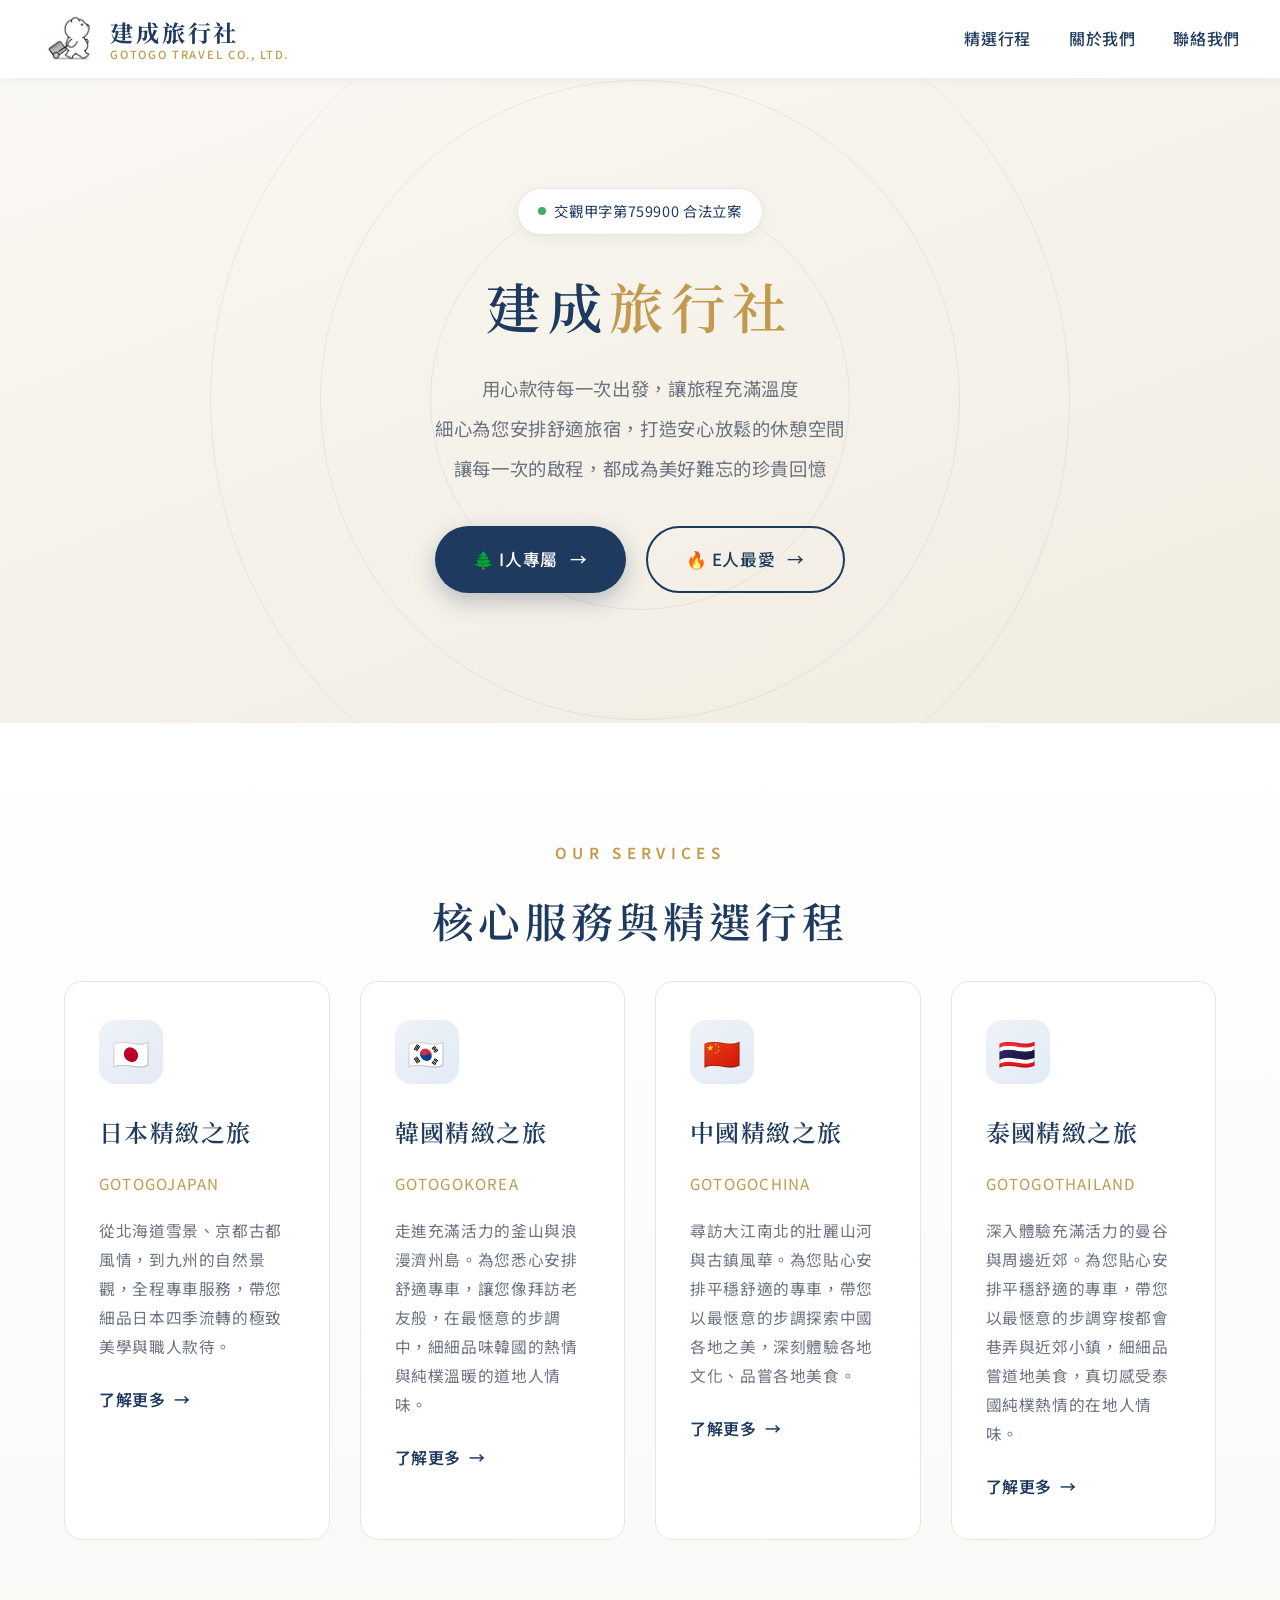
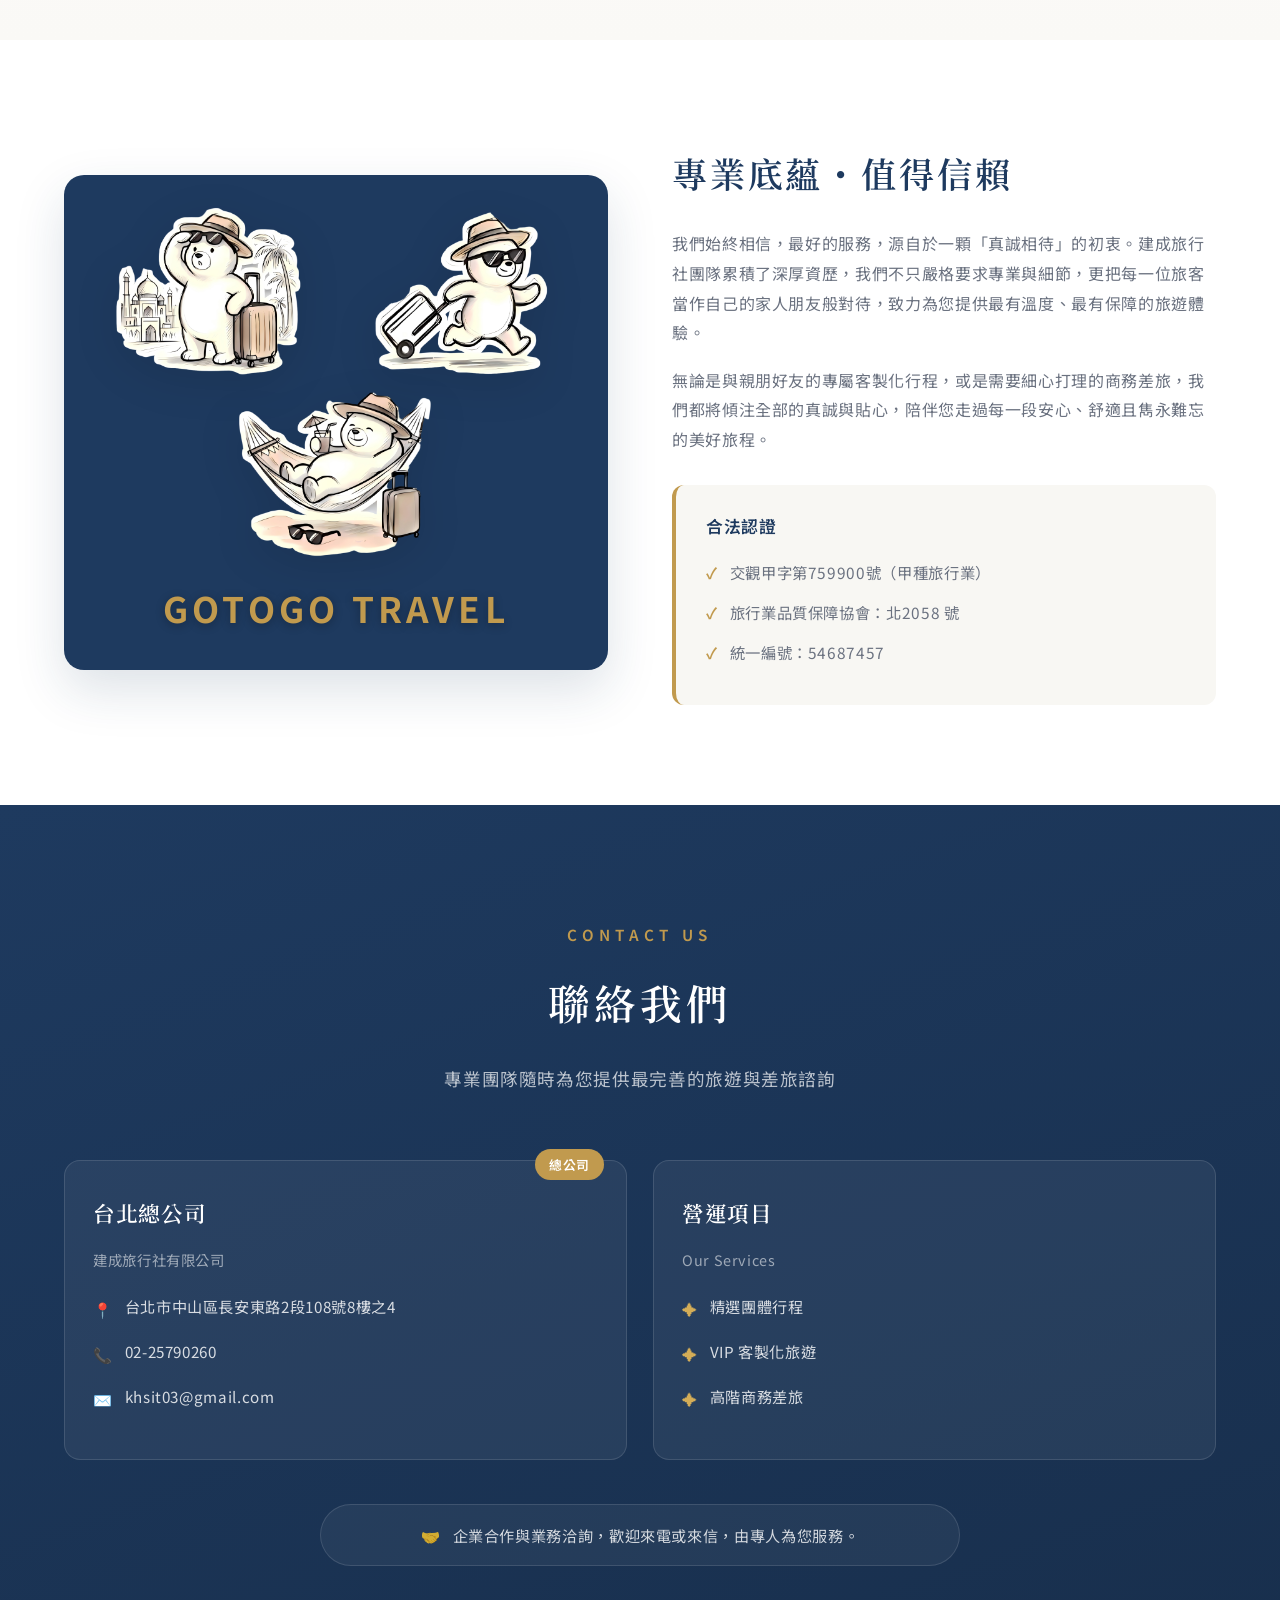
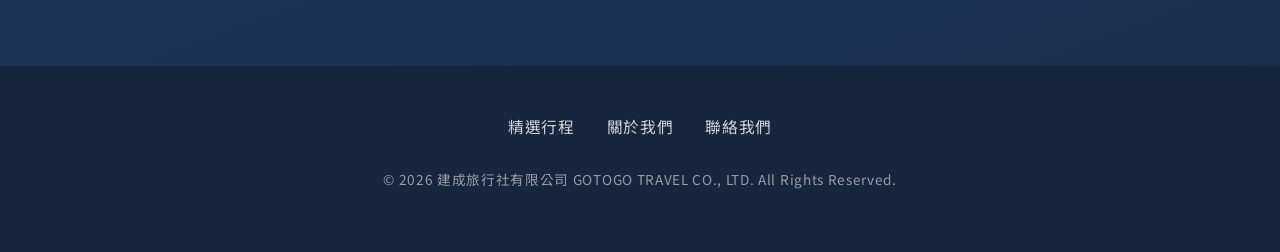
<file: index.html>
<!DOCTYPE html>
<html lang="zh-TW">

<head>
    <meta charset="UTF-8">
    <meta name="viewport" content="width=device-width, initial-scale=1.0">
    <title>建成旅行社有限公司 GOTOGO TRAVEL CO., LTD.</title>
    <meta name="description" content="建成旅行社 GOTOGO TRAVEL — 深耕二十載，提供全球尊榮客製化旅遊、企業商務差旅與精選團體行程。">
    <link rel="preconnect" href="https://fonts.googleapis.com">
    <link rel="preconnect" href="https://fonts.gstatic.com" crossorigin>
    <link
        href="https://fonts.googleapis.com/css2?family=Noto+Sans+TC:wght@400;500;700&family=Noto+Serif+TC:wght@500;600;700&display=swap"
        rel="stylesheet">
    <link rel="stylesheet" href="styles.css?v=2">
</head>

<body>

    <!-- ===== 導覽列 ===== -->
    <header>
        <div class="logo-wrapper">
            <img src="gotogo1.jpg" alt="GOTOGO TRAVEL" class="logo-img">
            <div class="logo-text">
                建成旅行社
                <span>GOTOGO TRAVEL CO., LTD.</span>
            </div>
        </div>
        <button class="nav-toggle" aria-label="開啟選單">&#9776;</button>
        <nav>
            <a href="#services">精選行程</a>
            <a href="#about">關於我們</a>
            <a href="#contact">聯絡我們</a>
        </nav>
    </header>

    <!-- ===== Hero ===== -->
    <section class="hero">
        <div class="hero-rings"><span></span><span></span><span></span></div>
        <div class="hero-inner">
            <div class="hero-badge">交觀甲字第759900 合法立案</div>
            <h1>建成<span class="accent">旅行社</span></h1>
            <p>用心款待每一次出發，讓旅程充滿溫度</p>
            <p>細心為您安排舒適旅宿，打造安心放鬆的休憩空間</p>
            <p>讓每一次的啟程，都成為美好難忘的珍貴回憶</p>
            <div class="hero-actions">
                <a href="#services" class="btn-pill">🌲 I人專屬 <span class="arrow">&#8594;</span></a>
                <a href="https://gotogotravels.tourcenter.com.tw/category/zh-tw/index" class="btn-pill-outline" target="_blank">🔥 E人最愛 <span class="arrow">&#8594;</span></a>
            </div>
        </div>
    </section>

    <!-- ===== 服務 ===== -->
    <section class="section services" id="services">
        <div class="container">
            <p class="section-label">OUR SERVICES</p>
            <h2 class="section-title">核心服務與精選行程</h2>
            <div class="services-grid">
                <div class="service-card reveal">
                    <div class="service-icon">🇯🇵</div>
                    <h3>日本精緻之旅</h3>
                    <p class="en-name">GOTOGOJAPAN</p>
                    <p>從北海道雪景、京都古都風情，到九州的自然景觀，全程專車服務，帶您細品日本四季流轉的極致美學與職人款待。</p>
                    <a href="javascript:void(0)" class="service-link" id="japan-btn">了解更多 <span>&#8594;</span></a>
                </div>

                <div class="service-card reveal">
                    <div class="service-icon">🇰🇷</div>
                    <h3>韓國精緻之旅</h3>
                    <p class="en-name">GOTOGOKOREA</p>
                    <p>走進充滿活力的釜山與浪漫濟州島。為您悉心安排舒適專車，讓您像拜訪老友般，在最愜意的步調中，細細品味韓國的熱情與純樸溫暖的道地人情味。</p>
                    <a href="#contact" class="service-link">了解更多 <span>&#8594;</span></a>
                </div>

                <div class="service-card reveal">
                    <div class="service-icon">🇨🇳</div>
                    <h3>中國精緻之旅</h3>
                    <p class="en-name">GOTOGOCHINA</p>
                    <p>尋訪大江南北的壯麗山河與古鎮風華。為您貼心安排平穩舒適的專車，帶您以最愜意的步調探索中國各地之美，深刻體驗各地文化、品嘗各地美食。</p>
                    <a href="#contact" class="service-link">了解更多 <span>&#8594;</span></a>
                </div>

                <div class="service-card reveal">
                    <div class="service-icon">🇹🇭</div>
                    <h3>泰國精緻之旅</h3>
                    <p class="en-name">GOTOGOTHAILAND</p>
                    <p>深入體驗充滿活力的曼谷與周邊近郊。為您貼心安排平穩舒適的專車，帶您以最愜意的步調穿梭都會巷弄與近郊小鎮，細細品嘗道地美食，真切感受泰國純樸熱情的在地人情味。</p>
                    <a href="#contact" class="service-link">了解更多 <span>&#8594;</span></a>
                </div>
            </div>
        </div>
    </section>

    <!-- ===== 關於我們 ===== -->
    <section class="section about" id="about">
        <div class="container">
            <div class="about-grid">
                <div class="about-visual reveal">
                    <div class="bears-row-1">
                        <img src="G1(1).png" alt="熊" class="bear-img">
                        <img src="G2(1).png" alt="熊" class="bear-img">
                    </div>
                    <div class="bears-row-2">
                        <img src="G3(1).png" alt="熊" class="bear-img">
                    </div>
                    <div class="collage-overlay">GOTOGO TRAVEL</div>
                </div>
                <div class="about-text reveal">
                    <h2>專業底蘊・值得信賴</h2>
                    <p>我們始終相信，最好的服務，源自於一顆「真誠相待」的初衷。建成旅行社團隊累積了深厚資歷，我們不只嚴格要求專業與細節，更把每一位旅客當作自己的家人朋友般對待，致力為您提供最有溫度、最有保障的旅遊體驗。
                    </p>
                    <p>無論是與親朋好友的專屬客製化行程，或是需要細心打理的商務差旅，我們都將傾注全部的真誠與貼心，陪伴您走過每一段安心、舒適且雋永難忘的美好旅程。</p>
                    <div class="cert-box">
                        <h4>合法認證</h4>
                        <ul class="cert-list">
                            <li>交觀甲字第759900號（甲種旅行業）</li>
                            <li>旅行業品質保障協會：北2058 號</li>
                            <li>統一編號：54687457</li>
                        </ul>
                    </div>
                </div>
            </div>
        </div>
    </section>

    <!-- ===== 聯絡我們 ===== -->
    <section class="contact" id="contact">
        <div class="container">
            <p class="section-label">CONTACT US</p>
            <h2 class="section-title">聯絡我們</h2>
            <p class="section-subtitle">專業團隊隨時為您提供最完善的旅遊與差旅諮詢</p>

            <div class="contact-grid">
                <div class="office-card">
                    <span class="office-badge">總公司</span>
                    <h3>台北總公司</h3>
                    <p class="sub-org">建成旅行社有限公司</p>
                    <div class="info-row"><span class="ico">📍</span><span>台北市中山區長安東路2段108號8樓之4</span></div>
                    <div class="info-row"><span class="ico">📞</span><span>02-25790260</span></div>
                    <div class="info-row"><span class="ico">✉️</span><span>khsit03@gmail.com</span></div>
                </div>

                <div class="office-card">
                    <h3>營運項目</h3>
                    <p class="sub-org">Our Services</p>
                    <div class="info-row"><span class="ico">✦</span><span>精選團體行程</span></div>
                    <div class="info-row"><span class="ico">✦</span><span>VIP 客製化旅遊</span></div>
                    <div class="info-row"><span class="ico">✦</span><span>高階商務差旅</span></div>
                </div>
            </div>

            <div class="contact-note">
                <span>🤝</span>
                <span>企業合作與業務洽詢，歡迎來電或來信，由專人為您服務。</span>
            </div>
        </div>
    </section>

    <!-- ===== 頁尾 ===== -->
    <footer>
        <div class="footer-links">
            <a href="#services">精選行程</a>
            <a href="#about">關於我們</a>
            <a href="#contact">聯絡我們</a>
        </div>
        <p class="copyright">&copy; 2026 建成旅行社有限公司 GOTOGO TRAVEL CO., LTD. All Rights Reserved.</p>
    </footer>

    <!-- ===== 模態框 (Modal) ===== -->
    <div id="japan-modal" class="modal">
        <div class="modal-content">
            <span class="close-btn">&times;</span>
            <h2 class="modal-title">日本精緻之旅 - 服務選項</h2>
            <div class="modal-options">
                <a href="japan-charter.html" class="modal-card">
                    <img src="japan_charter.png" alt="接送車" class="modal-img">
                    <h4>接送 / 包車服務</h4>
                    <p>專屬舒適車輛，讓您輕鬆暢遊日本各個角落。</p>
                </a>
                <a href="#contact" class="modal-card">
                    <img src="japan_minigroup.png" alt="迷你小團" class="modal-img">
                    <h4>迷你小團</h4>
                    <p>適合家族或好友的精緻小包團，享有專屬司機的服務。</p>
                </a>
            </div>
        </div>
    </div>

    <script src="script.js"></script>
</body>

</html>
</file>
<file: styles.css>
/* =========================================================
   建成旅行社 GOTOGO TRAVEL — 樣式表
   版型設計參考自 goworld.com.tw（深藏青 + 香檳金）
   ========================================================= */

:root {
    --navy: #1e3a5f;
    /* 主深藏青 */
    --navy-deep: #16263f;
    /* 頁尾更深 */
    --gold: #c19a4e;
    /* 香檳金 */
    --gold-bright: #d4ad57;
    --cream-1: #faf8f3;
    /* 米色漸層淺 */
    --cream-2: #f1ece1;
    /* 米色漸層深 */
    --text: #2d3748;
    --text-soft: #6b7280;
    --border: #e8e6e0;
    --serif: 'Noto Serif TC', 'Songti TC', serif;
    --sans: 'Noto Sans TC', 'Microsoft JhengHei', 'PingFang TC', sans-serif;
}

* {
    box-sizing: border-box;
}

html {
    scroll-behavior: smooth;
}

body {
    font-family: var(--sans);
    margin: 0;
    padding: 0;
    background-color: #ffffff;
    color: var(--text);
    line-height: 1.85;
    letter-spacing: 0.04em;
}

h1,
h2,
h3,
h4 {
    font-family: var(--serif);
    color: var(--navy);
    font-weight: 600;
    margin: 0;
}

img {
    max-width: 100%;
    display: block;
}

a {
    color: inherit;
    text-decoration: none;
}

.container {
    max-width: 1200px;
    margin: 0 auto;
    padding: 0 24px;
}

/* ---------- 導覽列 ---------- */
header {
    background-color: rgba(255, 255, 255, 0.92);
    backdrop-filter: blur(8px);
    padding: 14px 40px;
    display: flex;
    justify-content: space-between;
    align-items: center;
    box-shadow: 0 1px 12px rgba(30, 58, 95, 0.06);
    position: sticky;
    top: 0;
    z-index: 1000;
}

.logo-wrapper {
    display: flex;
    align-items: center;
    gap: 14px;
}

.logo-img {
    width: auto;
    height: 50px;
    object-fit: contain;
}

.logo-text {
    font-family: var(--serif);
    font-size: 1.45rem;
    font-weight: 700;
    color: var(--navy);
    letter-spacing: 0.12em;
    line-height: 1.25;
}

.logo-text span {
    display: block;
    font-family: var(--sans);
    font-size: 0.7rem;
    color: var(--gold);
    letter-spacing: 0.15em;
    font-weight: 500;
}

nav {
    display: flex;
    align-items: center;
}

nav a {
    color: var(--navy);
    margin-left: 38px;
    font-size: 1rem;
    font-weight: 500;
    transition: color 0.25s;
    position: relative;
}

nav a:hover {
    color: var(--gold);
}

.nav-toggle {
    display: none;
    background: none;
    border: none;
    cursor: pointer;
    font-size: 1.6rem;
    color: var(--navy);
    line-height: 1;
}

/* ---------- Hero ---------- */
.hero {
    position: relative;
    background: linear-gradient(160deg, var(--cream-1) 0%, var(--cream-2) 100%);
    text-align: center;
    padding: 110px 20px 130px;
    overflow: hidden;
}

/* 同心圓裝飾 */
.hero-rings {
    position: absolute;
    top: 50%;
    left: 50%;
    transform: translate(-50%, -50%);
    pointer-events: none;
}

.hero-rings span {
    position: absolute;
    top: 50%;
    left: 50%;
    transform: translate(-50%, -50%);
    border: 1px solid rgba(30, 58, 95, 0.08);
    border-radius: 50%;
}

.hero-rings span:nth-child(1) {
    width: 420px;
    height: 420px;
}

.hero-rings span:nth-child(2) {
    width: 640px;
    height: 640px;
}

.hero-rings span:nth-child(3) {
    width: 860px;
    height: 860px;
}

.hero-inner {
    position: relative;
    z-index: 1;
}

.hero-badge {
    display: inline-flex;
    align-items: center;
    gap: 8px;
    background: #ffffff;
    border: 1px solid var(--border);
    color: var(--navy);
    font-size: 0.9rem;
    padding: 9px 20px;
    border-radius: 999px;
    box-shadow: 0 4px 14px rgba(30, 58, 95, 0.06);
    margin-bottom: 36px;
}

.hero-badge::before {
    content: '';
    width: 8px;
    height: 8px;
    border-radius: 50%;
    background: #3fae6a;
}

.bear-icon {
    width: 48px;
    height: 48px;
    object-fit: cover;
    border-radius: 50%;
    background: #ffffff;
    padding: 3px;
    flex-shrink: 0;
    box-shadow: 0 4px 12px rgba(0, 0, 0, 0.2);
}

.hero h1 {
    font-size: 3.4rem;
    letter-spacing: 0.14em;
    margin-bottom: 30px;
    line-height: 1.3;
}

.hero h1 .accent {
    color: var(--gold);
}

.hero p {
    font-size: 1.15rem;
    color: var(--text-soft);
    margin: 6px auto;
    max-width: 760px;
    font-weight: 400;
}

.hero-actions {
    display: flex;
    justify-content: center;
    gap: 20px;
    margin-top: 40px;
    flex-wrap: wrap;
}

.btn-pill,
.btn-pill-outline {
    display: inline-flex;
    align-items: center;
    justify-content: center;
    gap: 12px;
    font-size: 1.05rem;
    font-weight: 500;
    padding: 16px 38px;
    border-radius: 999px;
    transition: transform 0.25s, box-shadow 0.25s, background-color 0.25s, color 0.25s;
    text-decoration: none;
}

.btn-pill {
    background: var(--navy);
    color: #fff;
    box-shadow: 0 8px 22px rgba(30, 58, 95, 0.28);
}

.btn-pill-outline {
    background: transparent;
    color: var(--navy);
    border: 2px solid var(--navy);
}

.btn-pill:hover {
    transform: translateY(-3px);
    box-shadow: 0 12px 28px rgba(30, 58, 95, 0.35);
}

.btn-pill-outline:hover {
    transform: translateY(-3px);
    background: var(--navy);
    color: #fff;
    box-shadow: 0 12px 28px rgba(30, 58, 95, 0.2);
}

.btn-pill .arrow,
.btn-pill-outline .arrow {
    transition: transform 0.25s;
}

.btn-pill:hover .arrow,
.btn-pill-outline:hover .arrow {
    transform: translateX(5px);
}

/* ---------- 區塊共用 ---------- */
.section {
    padding: 100px 0;
}

.section-label {
    text-align: center;
    color: var(--gold);
    font-size: 0.95rem;
    font-weight: 600;
    letter-spacing: 0.35em;
    margin-bottom: 16px;
}

.section-title {
    text-align: center;
    font-size: 2.6rem;
    letter-spacing: 0.1em;
    margin-bottom: 22px;
}

.section-subtitle {
    text-align: center;
    color: var(--text-soft);
    font-size: 1.1rem;
    margin-bottom: 64px;
}

/* ---------- 服務卡片 ---------- */
.services {
    background: linear-gradient(180deg, #ffffff, #faf9f6);
}

.services-grid {
    display: grid;
    grid-template-columns: repeat(4, 1fr);
    gap: 30px;
}

.service-card {
    background: #ffffff;
    border: 1px solid var(--border);
    border-radius: 18px;
    padding: 38px 34px;
    transition: transform 0.3s, box-shadow 0.3s, border-color 0.3s;
}

.service-card:hover {
    transform: translateY(-8px);
    box-shadow: 0 18px 40px rgba(30, 58, 95, 0.12);
    border-color: transparent;
}

.service-icon {
    width: 64px;
    height: 64px;
    border-radius: 16px;
    background: linear-gradient(135deg, #eef2f8, #e3ebf5);
    display: flex;
    align-items: center;
    justify-content: center;
    font-size: 1.9rem;
    margin-bottom: 26px;
}

.service-card h3 {
    font-size: 1.5rem;
    margin-bottom: 6px;
    letter-spacing: 0.06em;
}

.service-card .en-name {
    color: var(--gold);
    font-family: var(--sans);
    font-size: 0.95rem;
    letter-spacing: 0.08em;
    margin-bottom: 18px;
}

.service-card p {
    color: var(--text-soft);
    font-size: 0.98rem;
    margin-bottom: 24px;
}

.service-link {
    display: inline-flex;
    align-items: center;
    gap: 8px;
    color: var(--navy);
    font-weight: 600;
    transition: gap 0.25s, color 0.25s;
}

.service-link:hover {
    color: var(--gold);
    gap: 14px;
}

/* ---------- 關於我們 ---------- */
.about-grid {
    display: grid;
    grid-template-columns: 1fr 1fr;
    gap: 64px;
    align-items: center;
}

.about-visual {
    position: relative;
    border-radius: 20px;
    overflow: hidden;
    box-shadow: 0 20px 50px rgba(30, 58, 95, 0.15);
    background: var(--navy);
    min-height: 480px;
    display: flex;
    flex-direction: column;
    padding: 30px;
}

.bears-row-1 {
    display: flex;
    justify-content: space-between;
    height: 180px;
    width: 100%;
}

.bears-row-2 {
    display: flex;
    justify-content: center;
    height: 180px;
    width: 100%;
}

.bear-img {
    height: 100%;
    width: 48%;
    object-fit: contain;
    filter: drop-shadow(0 10px 20px rgba(0,0,0,0.1));
    transition: transform 0.4s;
}

.bear-img:hover {
    transform: scale(1.05);
}

.collage-overlay {
    font-family: var(--sans);
    font-size: 2.2rem;
    font-weight: 700;
    color: var(--gold);
    text-shadow: 0 2px 10px rgba(0, 0, 0, 0.3);
    text-align: center;
    letter-spacing: 0.12em;
    margin: 10px auto 0;
}

.about-badges {
    display: flex;
    gap: 12px;
    margin-bottom: 24px;
    flex-wrap: wrap;
}

.about-badge {
    background: rgba(193, 154, 78, 0.12);
    color: var(--gold);
    border: 1px solid rgba(193, 154, 78, 0.4);
    font-size: 0.85rem;
    font-weight: 600;
    padding: 6px 16px;
    border-radius: 999px;
}

.about-text h2 {
    font-size: 2.2rem;
    margin-bottom: 24px;
    letter-spacing: 0.08em;
}

.about-text p {
    color: var(--text-soft);
    margin-bottom: 18px;
}

.cert-box {
    background: #f8f7f3;
    border-left: 4px solid var(--gold);
    border-radius: 12px;
    padding: 26px 30px;
    margin-top: 30px;
}

.cert-box h4 {
    color: var(--navy);
    margin-bottom: 16px;
    font-family: var(--sans);
    font-size: 1.05rem;
}

.cert-list {
    list-style: none;
    padding: 0;
    margin: 0;
}

.cert-list li {
    display: flex;
    align-items: center;
    gap: 12px;
    color: var(--text-soft);
    margin-bottom: 12px;
    font-size: 0.96rem;
}

.cert-list li::before {
    content: '✓';
    color: var(--gold);
    font-weight: 700;
    flex-shrink: 0;
}

/* ---------- 聯絡我們 ---------- */
.contact {
    background: linear-gradient(160deg, var(--navy), #182f4d);
    color: #fff;
    padding: 100px 0;
}

.contact .section-title {
    color: #fff;
}

.contact .section-subtitle {
    color: rgba(255, 255, 255, 0.7);
}

.contact-grid {
    display: grid;
    grid-template-columns: repeat(auto-fit, minmax(250px, 1fr));
    gap: 26px;
}

.office-card {
    position: relative;
    background: rgba(255, 255, 255, 0.06);
    border: 1px solid rgba(255, 255, 255, 0.12);
    border-radius: 16px;
    padding: 32px 28px;
    transition: background 0.3s, transform 0.3s;
}

.office-card:hover {
    background: rgba(255, 255, 255, 0.1);
    transform: translateY(-5px);
}

.office-card h3 {
    color: #fff;
    font-size: 1.35rem;
    margin-bottom: 6px;
}

.office-card .sub-org {
    color: rgba(255, 255, 255, 0.55);
    font-size: 0.9rem;
    margin-bottom: 18px;
}

.office-card .info-row {
    display: flex;
    align-items: flex-start;
    gap: 12px;
    color: rgba(255, 255, 255, 0.82);
    font-size: 0.95rem;
    margin-bottom: 14px;
}

.office-card .info-row .ico {
    color: var(--gold-bright);
    flex-shrink: 0;
    margin-top: 3px;
}

.office-badge {
    position: absolute;
    top: -12px;
    right: 22px;
    background: var(--gold);
    color: #fff;
    font-size: 0.8rem;
    font-weight: 600;
    padding: 4px 14px;
    border-radius: 999px;
}

.contact-note {
    display: flex;
    align-items: center;
    justify-content: center;
    gap: 12px;
    margin-top: 44px;
    background: rgba(255, 255, 255, 0.05);
    border: 1px solid rgba(255, 255, 255, 0.12);
    border-radius: 999px;
    padding: 16px 30px;
    color: rgba(255, 255, 255, 0.8);
    font-size: 0.95rem;
    max-width: 640px;
    margin-left: auto;
    margin-right: auto;
}

/* ---------- 頁尾 ---------- */
footer {
    background: var(--navy-deep);
    color: rgba(255, 255, 255, 0.55);
    text-align: center;
    padding: 46px 20px;
}

.footer-links {
    display: flex;
    justify-content: center;
    flex-wrap: wrap;
    gap: 32px;
    margin-bottom: 26px;
}

.footer-links a {
    color: rgba(255, 255, 255, 0.8);
    font-size: 0.98rem;
    transition: color 0.25s;
}

.footer-links a:hover {
    color: var(--gold-bright);
}

footer .copyright {
    font-size: 0.85rem;
    letter-spacing: 0.05em;
}

/* ---------- 進場動畫 ---------- */
.reveal {
    opacity: 0;
    transform: translateY(32px);
    transition: opacity 0.7s ease, transform 0.7s ease;
}

.reveal.visible {
    opacity: 1;
    transform: none;
}

/* ---------- 響應式 ---------- */
@media (max-width: 960px) {
    .services-grid {
        grid-template-columns: repeat(2, 1fr);
    }

    .about-grid {
        grid-template-columns: 1fr;
        gap: 40px;
    }

    .about-visual {
        min-height: auto;
    }
    
    .bears-row-1, .bears-row-2 {
        height: 120px;
    }

    .collage-overlay {
        font-size: 1.5rem;
        padding: 8px 24px;
        margin: 10px auto 0;
    }
}

@media (max-width: 768px) {
    header {
        padding: 12px 20px;
    }

    .nav-toggle {
        display: block;
    }

    nav {
        display: none;
        position: absolute;
        top: 100%;
        left: 0;
        right: 0;
        background: #fff;
        flex-direction: column;
        align-items: flex-start;
        padding: 12px 24px 22px;
        box-shadow: 0 8px 16px rgba(30, 58, 95, 0.1);
    }

    nav.open {
        display: flex;
    }

    nav a {
        margin: 14px 0 0;
    }

    .hero {
        padding: 80px 20px 90px;
    }

    .hero h1 {
        font-size: 2.2rem;
    }

    .hero p {
        font-size: 1rem;
    }

    .hero-rings span:nth-child(3) {
        width: 560px;
        height: 560px;
    }

    .section {
        padding: 70px 0;
    }

    .section-title {
        font-size: 2rem;
    }
}

/* ---------- 模態框 (Modal) ---------- */
.modal {
    display: none;
    position: fixed;
    z-index: 1000;
    left: 0;
    top: 0;
    width: 100%;
    height: 100%;
    background-color: rgba(10, 25, 47, 0.85);
    backdrop-filter: blur(5px);
    align-items: center;
    justify-content: center;
    opacity: 0;
    transition: opacity 0.3s ease;
}

.modal.show {
    display: flex;
    opacity: 1;
}

.modal-content {
    background: #ffffff;
    padding: 40px;
    border-radius: 20px;
    width: 90%;
    max-width: 600px;
    position: relative;
    text-align: center;
    box-shadow: 0 24px 48px rgba(0, 0, 0, 0.2);
    transform: scale(0.95);
    transition: transform 0.3s ease;
}

.modal.show .modal-content {
    transform: scale(1);
}

.close-btn {
    position: absolute;
    top: 15px;
    right: 25px;
    font-size: 28px;
    font-weight: bold;
    color: #999;
    cursor: pointer;
    transition: color 0.2s;
}

.close-btn:hover {
    color: var(--navy);
}

.modal-title {
    color: var(--navy);
    font-size: 1.8rem;
    margin-bottom: 30px;
}

.modal-options {
    display: grid;
    grid-template-columns: 1fr 1fr;
    gap: 20px;
}

.modal-card {
    background: #f8faff;
    border: 2px solid #e1e8f2;
    padding: 24px 20px;
    border-radius: 16px;
    text-decoration: none;
    color: #333;
    transition: all 0.3s ease;
    display: flex;
    flex-direction: column;
    align-items: center;
}

.modal-card:hover {
    border-color: var(--gold);
    background: #fff;
    transform: translateY(-5px);
    box-shadow: 0 10px 20px rgba(30, 58, 95, 0.1);
}

.modal-img {
    width: 120px;
    height: 120px;
    object-fit: contain;
    margin-bottom: 15px;
    mix-blend-mode: multiply;
}

.modal-card h4 {
    color: var(--navy);
    font-size: 1.2rem;
    margin-bottom: 10px;
}

.modal-card p {
    font-size: 0.9rem;
    color: #666;
    line-height: 1.5;
}

@media (max-width: 600px) {
    .modal-options {
        grid-template-columns: 1fr;
    }
}

/* ==========================================================================
   Japan Charter Page Styles
   ========================================================================== */
.charter-hero {
    background: linear-gradient(135deg, var(--navy) 0%, #1e3a5f 100%);
    padding: 120px 20px 80px;
    text-align: center;
    color: white;
}

.hero-content h2 {
    font-size: 2.5rem;
    margin-bottom: 15px;
    color: var(--gold);
}

.hero-content p {
    font-size: 1.2rem;
    margin-bottom: 30px;
    opacity: 0.9;
}

.hero-charter-img {
    max-width: 300px;
    height: auto;
    border-radius: 20px;
    box-shadow: 0 15px 30px rgba(0,0,0,0.2);
    mix-blend-mode: multiply;
    background-color: transparent;
}

.charter-features {
    display: flex;
    justify-content: center;
    flex-wrap: wrap;
    gap: 30px;
    padding: 60px 20px;
    background-color: #f8faff;
}

.feature-box {
    text-align: center;
    background: white;
    padding: 20px 30px;
    border-radius: 15px;
    box-shadow: 0 5px 15px rgba(0,0,0,0.05);
    min-width: 200px;
    border: 1px solid #e1e8f2;
}

.feature-icon {
    font-size: 2.5rem;
    margin-bottom: 10px;
    display: block;
}

.feature-box h4 {
    color: var(--navy);
    margin: 0;
}

/* Pricing Grid */
.pricing-grid {
    display: grid;
    grid-template-columns: repeat(auto-fit, minmax(400px, 1fr));
    gap: 30px;
    max-width: 1200px;
    margin: 0 auto;
}

.pricing-card {
    background: white;
    border-radius: 20px;
    padding: 30px;
    box-shadow: 0 10px 30px rgba(0,0,0,0.05);
    border-top: 5px solid var(--gold);
}

.pricing-card h3 {
    color: var(--navy);
    font-size: 1.5rem;
    margin-bottom: 20px;
    text-align: center;
}

.pricing-table {
    width: 100%;
    border-collapse: collapse;
}

.pricing-table th, .pricing-table td {
    padding: 12px 15px;
    text-align: left;
    border-bottom: 1px solid #eee;
}

.pricing-table th {
    background-color: #f8faff;
    color: var(--navy);
    font-weight: 600;
}

.pricing-table tr:last-child td {
    border-bottom: none;
}

/* Details Section */
.details-grid {
    display: grid;
    grid-template-columns: repeat(auto-fit, minmax(350px, 1fr));
    gap: 40px;
    max-width: 1000px;
    margin: 0 auto;
}

.details-card {
    background: white;
    padding: 40px;
    border-radius: 20px;
    box-shadow: 0 10px 30px rgba(0,0,0,0.05);
    text-align: center;
}

.details-card h3 {
    color: var(--navy);
    margin-bottom: 15px;
    padding-bottom: 10px;
    border-bottom: 2px solid var(--gold);
}

.details-card ul {
    list-style-type: none;
    padding-left: 0;
    display: inline-block;
    text-align: left;
}

.details-card ul li {
    position: relative;
    padding-left: 25px;
    margin-bottom: 10px;
    color: #444;
}

.details-card ul li::before {
    content: '✓';
    position: absolute;
    left: 0;
    color: var(--gold);
    font-weight: bold;
}

.extra-fees li {
    display: flex;
    justify-content: space-between;
    border-bottom: 1px dashed #ccc;
    padding-bottom: 5px;
}

.extra-fees li::before {
    display: none;
}

.extra-fees li padding-left {
    padding-left: 0;
}

.commitment-text {
    margin-top: 20px;
    background-color: #fcf8e3;
    padding: 15px;
    border-radius: 10px;
    color: #8a6d3b;
    font-weight: bold;
    font-size: 0.9rem;
}

/* Free Services */
.free-services-grid {
    display: grid;
    grid-template-columns: repeat(auto-fit, minmax(220px, 1fr));
    gap: 30px;
    max-width: 1000px;
    margin: 40px auto 0;
}

.free-service-box {
    text-align: center;
    background: white;
    padding: 30px 20px;
    border-radius: 20px;
    box-shadow: 0 10px 30px rgba(0,0,0,0.05);
    transition: transform 0.3s ease;
}

.free-service-box:hover {
    transform: translateY(-5px);
}

.free-service-box .icon {
    font-size: 3rem;
    margin-bottom: 15px;
    display: block;
}

.free-service-box h4 {
    color: var(--navy);
    margin-bottom: 10px;
}

.free-service-box p {
    font-size: 0.85rem;
    color: #666;
}

/* Process */
.process-wrapper {
    display: flex;
    flex-wrap: wrap;
    justify-content: center;
    gap: 30px;
    max-width: 1000px;
    margin: 0 auto;
}

.process-step {
    flex: 1;
    min-width: 200px;
    text-align: center;
    position: relative;
}

.step-num {
    width: 50px;
    height: 50px;
    background-color: var(--gold);
    color: white;
    font-size: 1.5rem;
    font-weight: bold;
    border-radius: 50%;
    display: flex;
    align-items: center;
    justify-content: center;
    margin: 0 auto 20px;
    box-shadow: 0 5px 15px rgba(212, 175, 55, 0.4);
}

.process-step h4 {
    color: var(--navy);
    margin-bottom: 10px;
}

.process-step p {
    font-size: 0.9rem;
    color: #555;
}

/* Policy */
.policy-content {
    max-width: 800px;
    margin: 0 auto;
    background: white;
    padding: 40px;
    border-radius: 20px;
    box-shadow: 0 10px 30px rgba(0,0,0,0.05);
}

.policy-content h3 {
    color: var(--navy);
    margin: 20px 0 15px;
}

.policy-content ul {
    list-style: none;
    padding-left: 0;
}

.policy-content li {
    margin-bottom: 15px;
    padding-left: 20px;
    position: relative;
    color: #444;
}

.policy-content li::before {
    content: '▪';
    position: absolute;
    left: 0;
    color: var(--gold);
}

.policy-content small {
    color: #888;
    display: block;
    margin-top: 5px;
}

@media (max-width: 768px) {
    .pricing-grid {
        grid-template-columns: 1fr;
    }
}
</file>
